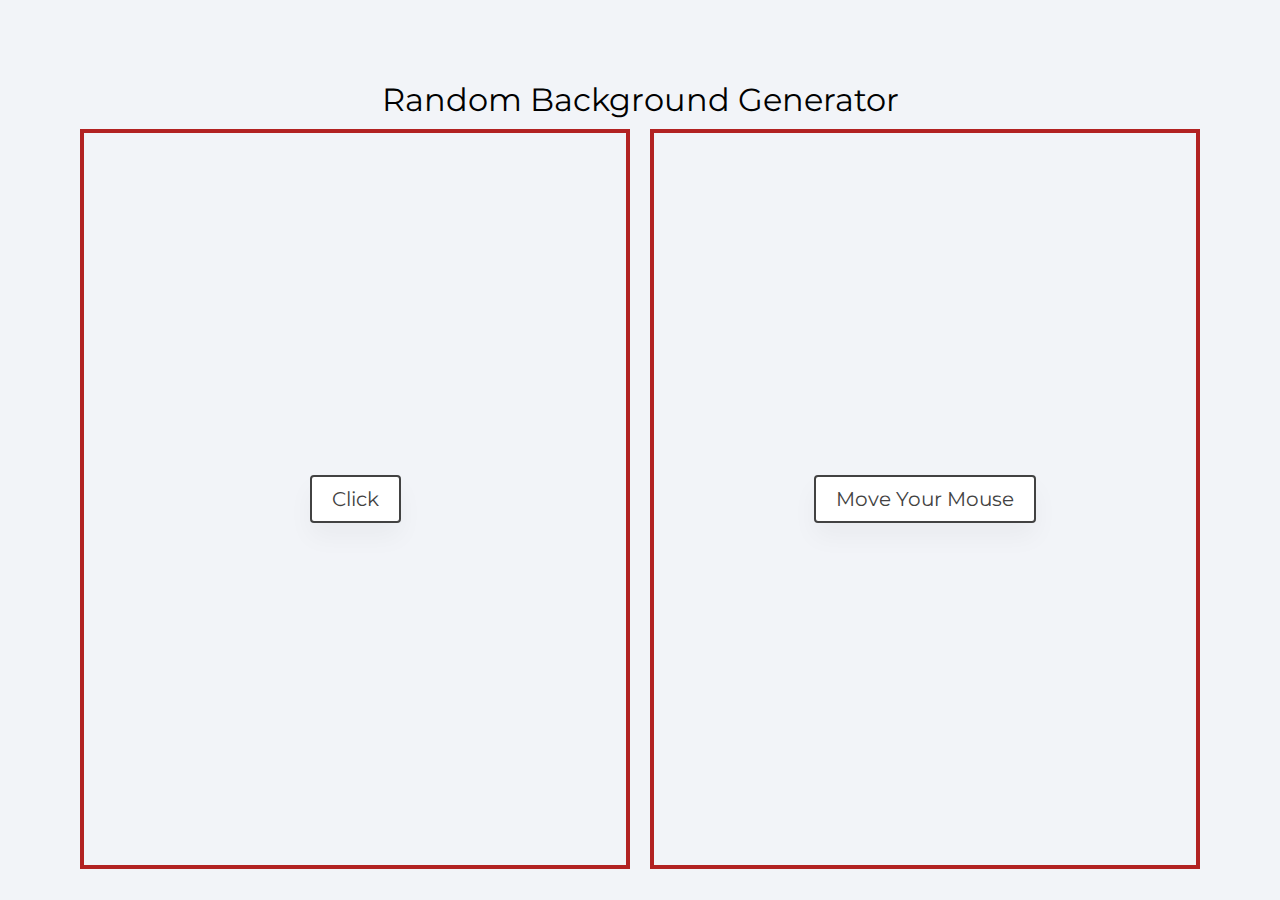
<file: block-BJaaek/code/index.html>
<!DOCTYPE html>
<html lang="en">
  <head>
    <meta charset="UTF-8" />
    <meta name="viewport" content="width=device-width, initial-scale=1.0" />
    <title>
      Random Background Generator
    </title>
    <link
      href="https://fonts.googleapis.com/css2?family=Montserrat:wght@200;400&display=swap"
      rel="stylesheet"
    />
    <link rel="stylesheet" href="style.css" />
  </head>
  <body>
    <div class="container">
      <h1>Random Background Generator</h1>
      <div class="boxes">
        <div class="box first">
          <div class="text">
            <p class="banner">
              Click
            </p>
          </div>
        </div>
        <div class="box second">
          <div class="text">
            <p class="banner">
              Move Your Mouse
            </p>
          </div>
        </div>
      </div>
    </div>
    <script src="./script.js"></script>
  </body>
</html>
</file>
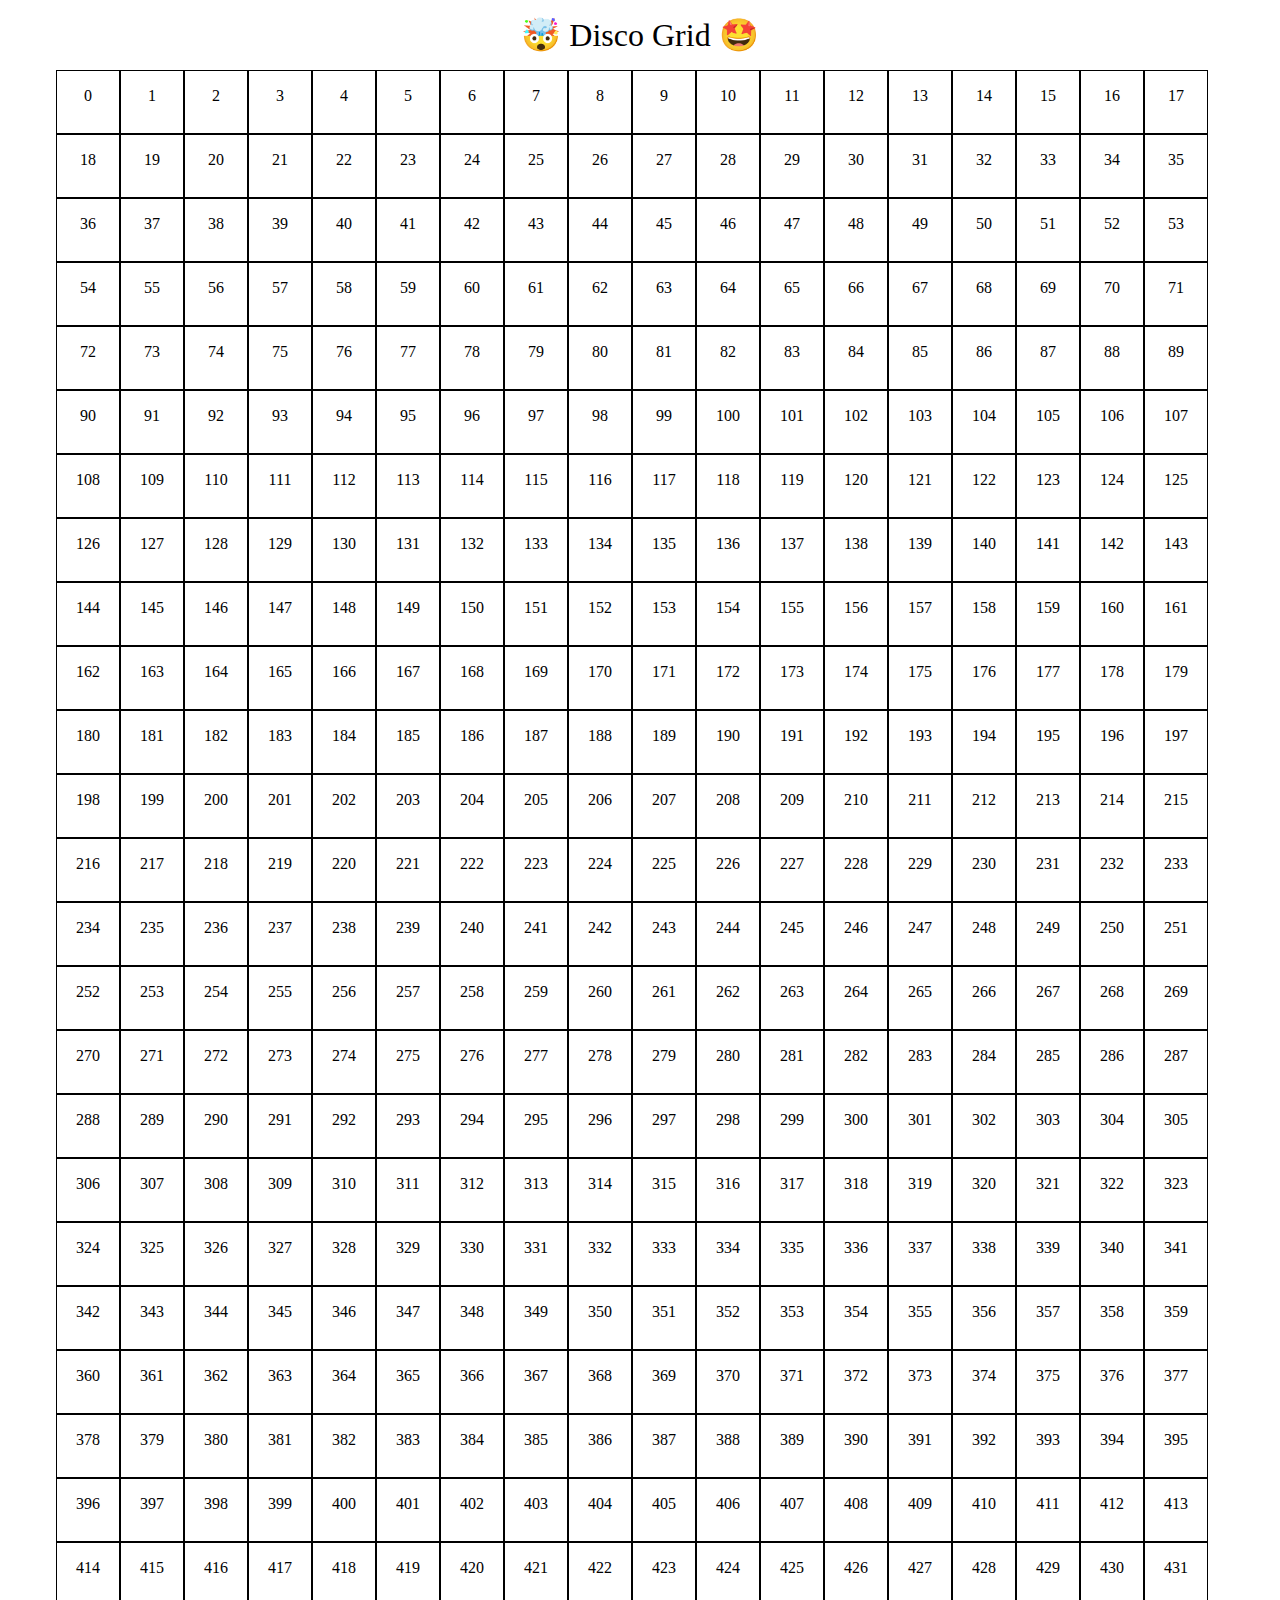
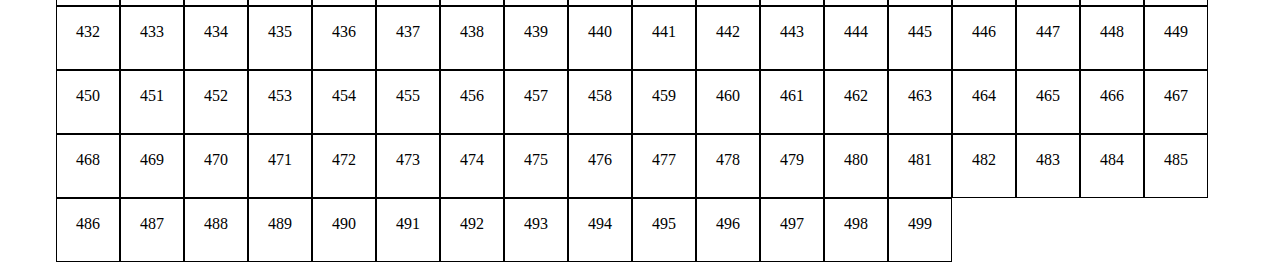
<file: block-BJaael/code/index.html>
<!DOCTYPE html>
<html lang="en">
  <head>
    <meta charset="UTF-8" />
    <meta name="viewport" content="width=device-width, initial-scale=1.0" />
    <title>🤯 Disco Grid 🤩</title>
    <link
      href="https://fonts.googleapis.com/css2?family=Montserrat:wght@200;400&display=swap"
      rel="stylesheet"
    />
    <link rel="stylesheet" href="style.css" />
  </head>
  <body>
    <h1 class="heading">🤯 Disco Grid 🤩</h1>
    <main class = "flex container">

    </main>
    <script src="./script.js"></script>
  </body>
</html>
</file>
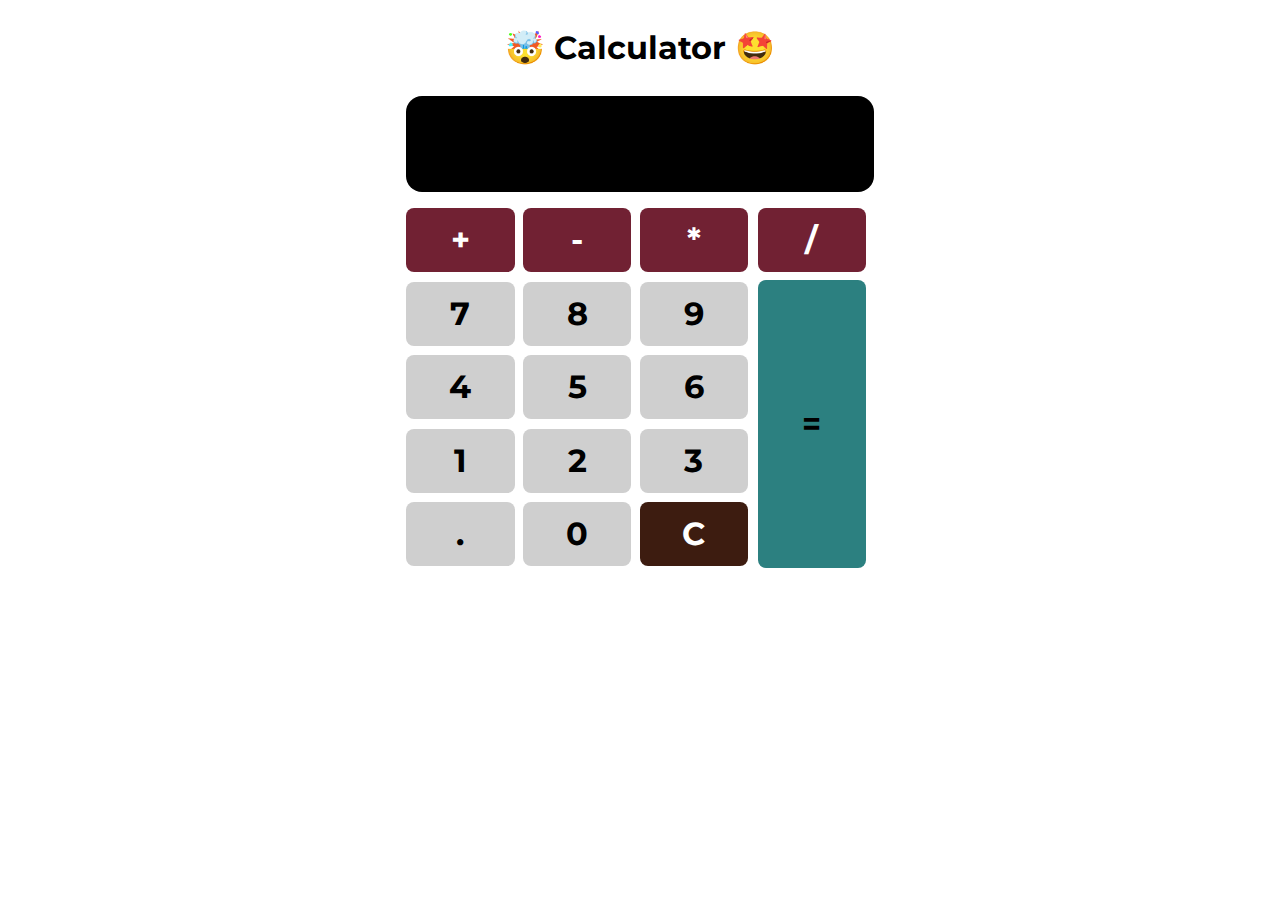
<file: block-BJaaeo/code/index.html>
<!DOCTYPE html>
<html lang="en">
  <head>
    <meta charset="UTF-8" />
    <meta name="viewport" content="width=device-width, initial-scale=1.0" />
    <title>Calculator</title>
    <link
      href="https://fonts.googleapis.com/css2?family=Montserrat:wght@200;400&display=swap"
      rel="stylesheet"
    />
    <link rel="stylesheet" href="style.css" />
  </head>
  <body>
    <header>
    <h1>🤯 Calculator 🤩</h1>
    </header>
    <main>
    <div class="frame container">
      <div class="display">
       
      </div>
      <div class="keys flex">
        <div class="left flex flex-74">
        <div class="btn operation" data-content=" + ">+</div>
        <div class="btn operation" data-content=" - ">-</div>
        <div class="btn operation" data-content=" * ">*</div>

        <div class="btn number" data-content="7">7</div>
        <div class="btn number" data-content="8">8</div>
        <div class="btn number" data-content="9">9</div>
        <div class="btn number" data-content="4">4</div>
        <div class="btn number" data-content="5">5</div>
        <div class="btn number" data-content="6">6</div>
        <div class="btn number" data-content="1">1</div>
        <div class="btn number" data-content="2">2</div>
        <div class="btn number" data-content="3">3</div>
        <div class="btn number" data-content=".">.</div>
        <div class="btn number" data-content="0">0</div>
        <div class="btn clear" data-content="C">C</div>
        </div>
        <div class="right flex-24">
        <div class="btn operation" data-content=" / ">/</div>
        <div class="btn equal" data-content="=">=</div>
        </div>
      </div>
    </div>
  </main>
    <script src="./script.js"></script>
  </body>
</html>
</file>
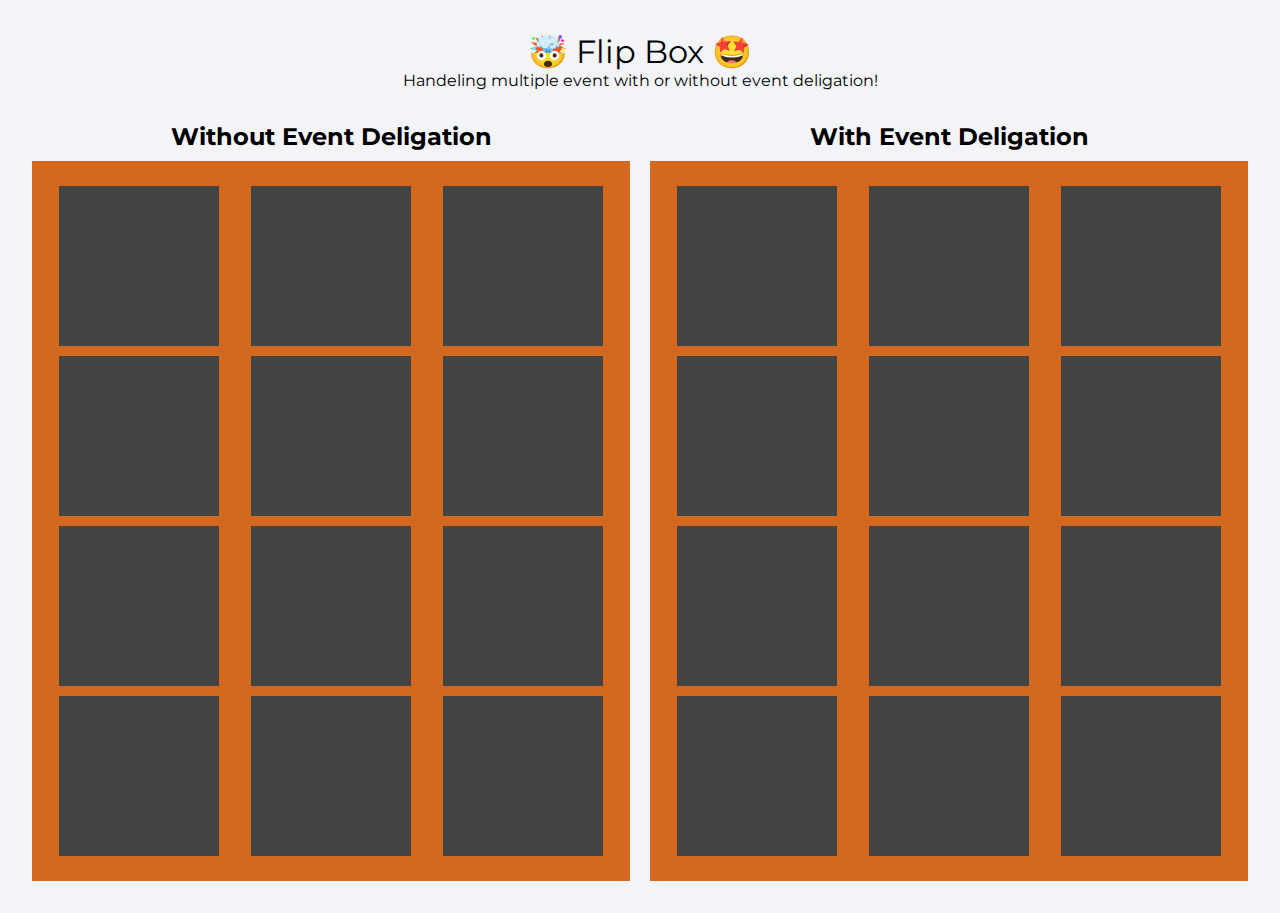
<file: block-BJaaep/code/index.html>
<!DOCTYPE html>
<html lang="en">
  <head>
    <meta charset="UTF-8" />
    <meta name="viewport" content="width=device-width, initial-scale=1.0" />
    <title>Flip Box</title>
    <link
      href="https://fonts.googleapis.com/css2?family=Montserrat:wght@200;400&display=swap"
      rel="stylesheet"
    />
    <link rel="stylesheet" href="style.css" />
  </head>
  <body>
    <h1 class="heading">🤯 Flip Box 🤩</h1>
    <p>Handeling multiple event with or without event deligation!</p>
    <div class="container">
      <div class="wrapper">
        <h2>Without Event Deligation</h2>
        <ul class="boxes">
          <li class="box"></li>
          <li class="box"></li>
          <li class="box"></li>
          <li class="box"></li>
          <li class="box"></li>
          <li class="box"></li>
          <li class="box"></li>
          <li class="box"></li>
          <li class="box"></li>
          <li class="box"></li>
          <li class="box"></li>
          <li class="box"></li>
        </ul>
      </div>
      <div class="wrapper">
        <h2>With Event Deligation</h2>
        <ul class="boxes">
          <li class="box"></li>
          <li class="box"></li>
          <li class="box"></li>
          <li class="box"></li>
          <li class="box"></li>
          <li class="box"></li>
          <li class="box"></li>
          <li class="box"></li>
          <li class="box"></li>
          <li class="box"></li>
          <li class="box"></li>
          <li class="box"></li>
        </ul>
      </div>
    </div>
    <script src="./script.js"></script>
  </body>
</html>
</file>
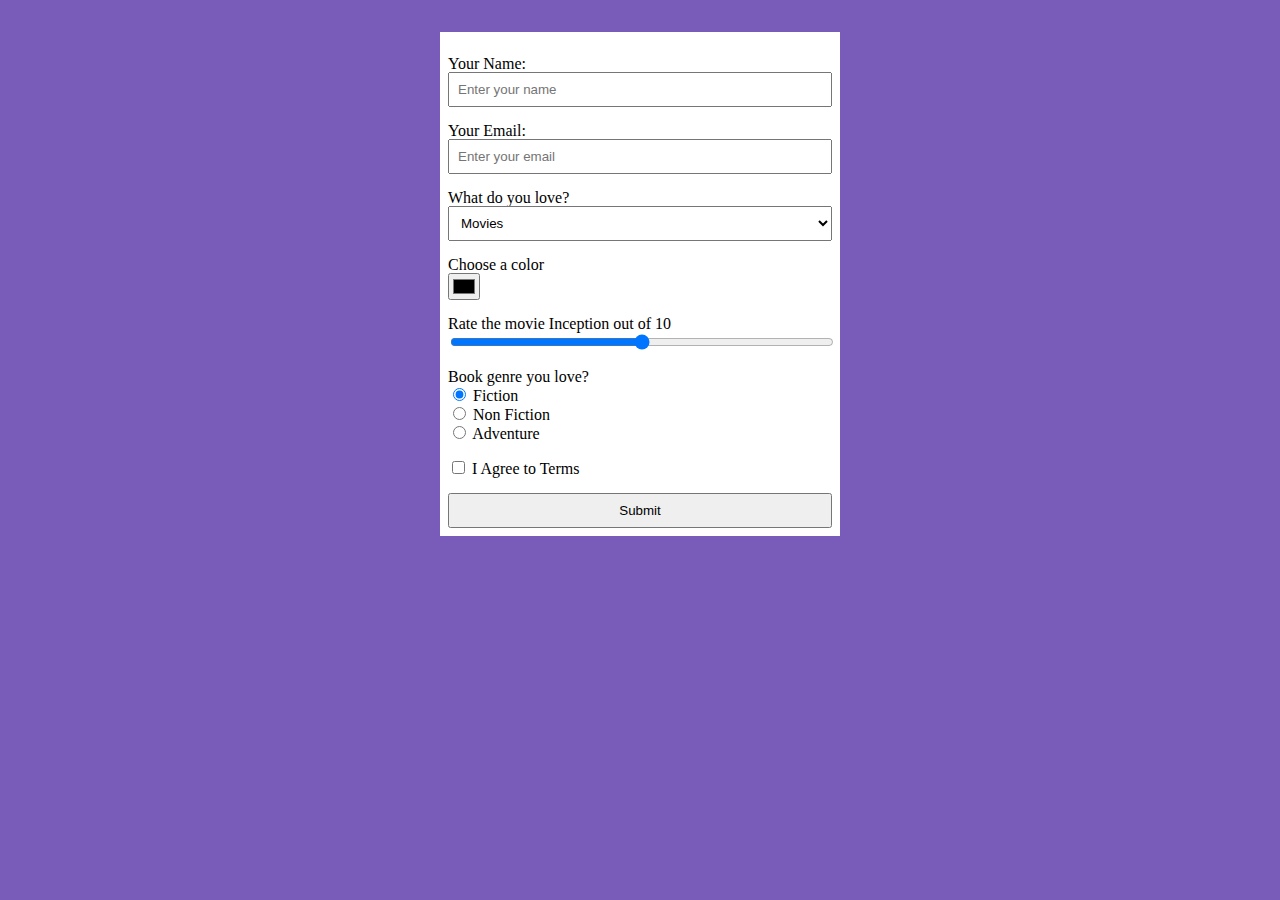
<file: block-BJaaer/code/index.html>
<!DOCTYPE html>
<html lang="en">
  <head>
    <meta charset="UTF-8" />
    <meta name="viewport" content="width=device-width, initial-scale=1.0" />
    <link rel="stylesheet" href="style.css" />
    <title>Handeling Forms 👇</title>
  </head>
  <body>
    <div>
      <form class="container">
        <div class="form-control">
          <label for="name">Your Name:</label>
          <input
            id="name"
            class="text"
            type="text"
            name="text"
            placeholder="Enter your name"
          />
        </div>
        <div class="form-control">
          <label for="email">Your Email:</label>
          <input
            id="email"
            class="text"
            type="text"
            name="email"
            placeholder="Enter your email"
          />
        </div>
        <div class="form-control">
          <label for="movies">What do you love?</label>
          <select id="gender" name="gender">
            <option value="movies">Movies</option>
            <option value="series">Series</option>
            <option value="others">Others</option>
          </select>
        </div>

        <div class="form-control">
          <label for="color">Choose a color</label>
          <input
            id="color"
            type="color"
            name="color"
          />
        </div>
        <div class="form-control">
          <label for="range"> Rate the movie Inception out of 10 </label>
          <input
            id="range"
            type="range"
            max="10"
            step="1"
            name="rate"
            placeholder="Enter your email"
          />
        </div>
        <div class="form-control">
          <label>Book genre you love?</label>

          <div>
            <input
              type="radio"
              class="radio"
              id="fiction"
              name="book"
              value="fiction"
              checked
            />
            <label for="fiction">Fiction</label>
          </div>

          <div>
            <input
              type="radio"
              class="radio"
              id="non-fiction"
              name="drone"
              value="non-fiction"
            />
            <label for="non-fiction">Non Fiction</label>
          </div>

          <div>
            <input type="radio" 
            class="radio"
            id="adventure" name="drone" value="adventure" />
            <label for="adventure">Adventure</label>
          </div>
        </div>
        <div class="form-control terms">
          <input type="checkbox" class="checkbox"
          id="terms" name="terms" />
          <label for="terms">I Agree to Terms</label>
        </div>
        <button type="submit">Submit</button>
      </form>
    </div>

    <div class="modal container">
      <h1>Hello <span class="modal-name"></span></h1>
      <p>
      Email: <span class="modal-email"></span>
      </p>
      <p>
      You Love: <span class="modal-youlove"></span>
      </p>
      <p>
       Color: <span class="modal-color"></span>
      </p>
      <p>
        Rating: <span class="modal-rating"></span>
      </p>
      <p>
        Book Genre: <span class="modal-book"></span>
      </p>
      <p class = modal-terms>
        👉You <span class="modal-agree"></span> to Terms and Conditions
      </p>
      <div class = "close">Close</div>
    </div>
    
    <script src="./script.js"></script>
  </body>
</html>
</file>
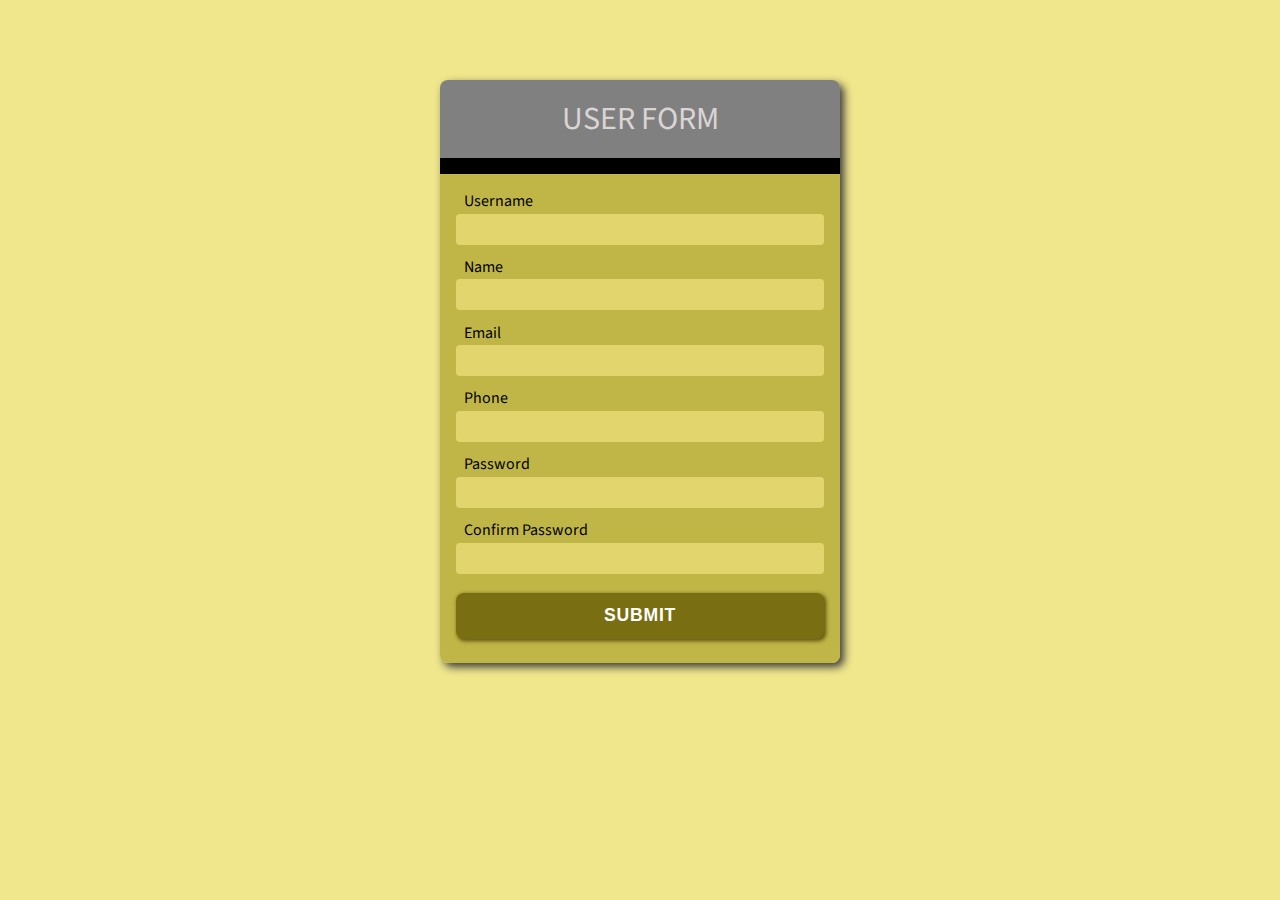
<file: block-BJaaes/code/index.html>
<!DOCTYPE html>
<html lang="en">
  <head>
    <meta charset="UTF-8" />
    <meta name="viewport" content="width=device-width, initial-scale=1.0" />
    <link rel="stylesheet" href="style.css" />
    <title>Form Validation 👇</title>
    <link rel="preconnect" href="https://fonts.gstatic.com">
    <link href="https://fonts.googleapis.com/css2?family=Source+Sans+Pro:wght@400;700&display=swap" rel="stylesheet"> 
  </head>
  <body>
    <main class="container">
      <header>
        <h1> User Form </h1>
      </header>
      
      <form>
       <div class="form-control">
         <label for="username">Username</label>
         <input type="text" id="username" name="username">
         <small></small>
       </div>
       <div class="form-control">
        <label for="name">Name</label>
        <input type="text" id="name" name="name">
        <small></small>
      </div>
      <div class="form-control">
        <label for="email">Email</label>
        <input type="email" id="email" name="email">
        <small></small>
      </div>
      <div class="form-control">
        <label for="phone">Phone</label>
        <input type="text" id="phone" name="phone">
        <small></small>
      </div>
      <div class="form-control">
        <label for="password">Password</label>
        <input type="password" id="password" name="password">
        <small></small>
      </div>
      <div class="form-control">
        <label for="confirm-password">Confirm Password</label>
        <input type="password" id="confirm-password" name="confirmpassword">
        <small></small>
      </div>
      <button class="submit">Submit</button>
      </form>     
    </main>   
    <script src="./script.js"></script>
  </body>
</html>
</file>
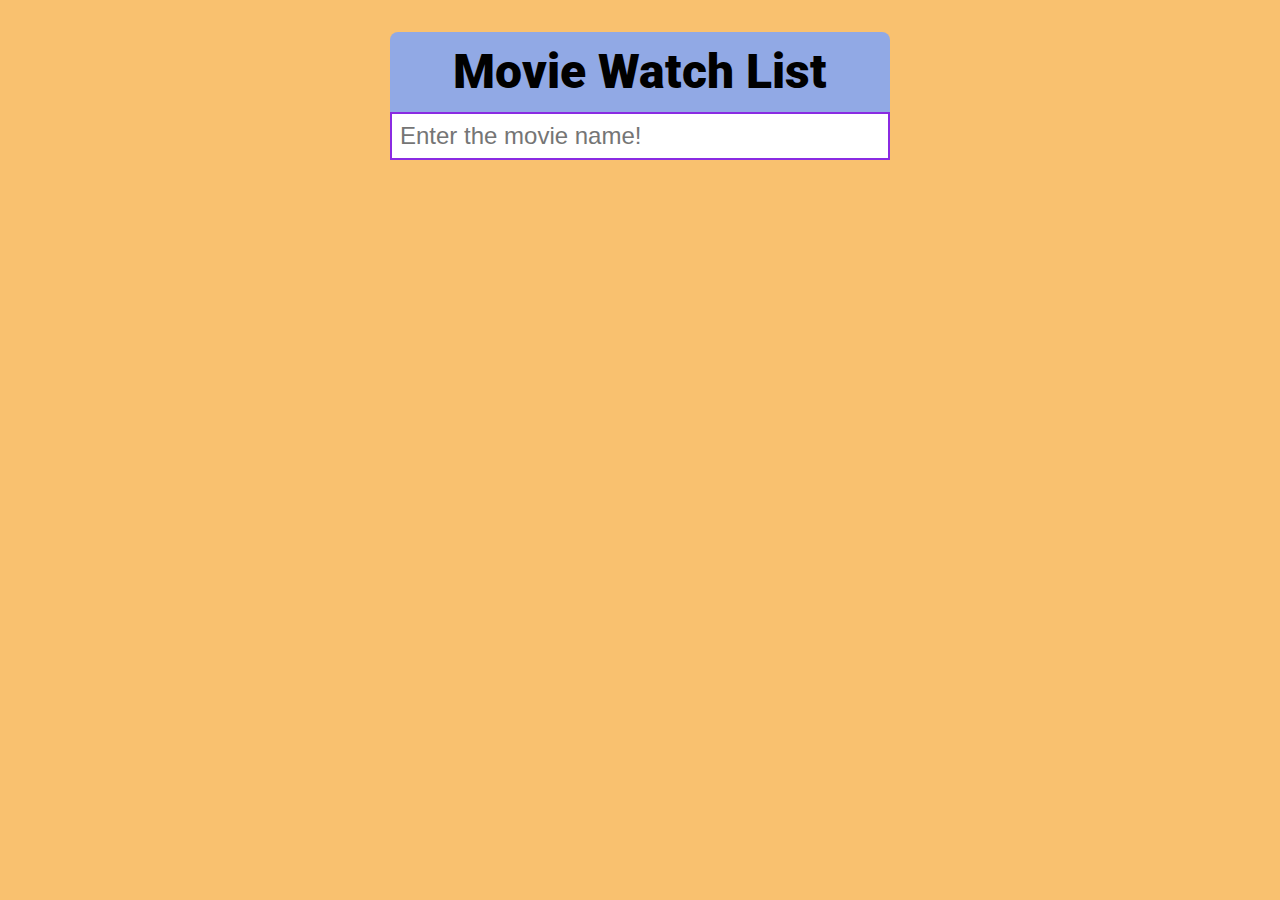
<file: block-BJaaet/code/index.html>
<!DOCTYPE html>
<html lang="en">
  <head>
    <meta charset="UTF-8" />
    <meta name="viewport" content="width=device-width, initial-scale=1.0" />
    <title>Movie Watch List</title>
    <!-- Font Style -->
    <link rel="preconnect" href="https://fonts.gstatic.com">
    <link href="https://fonts.googleapis.com/css2?family=Roboto:wght@400;700;900&display=swap" rel="stylesheet">
    <!-- Stylesheet -->
    <link rel="stylesheet" href="./style.css" class="rel">
  </head>
  <body>
    <main class="container">
      <header>
        <h1>Movie Watch List</h1>
      </header>
      <form>
        <input type="text" name="text" placeholder="Enter the movie name!" class="text" />
      </form>
    </main>
    <script src="./script.js"></script>
  </body>
</html>
</file>
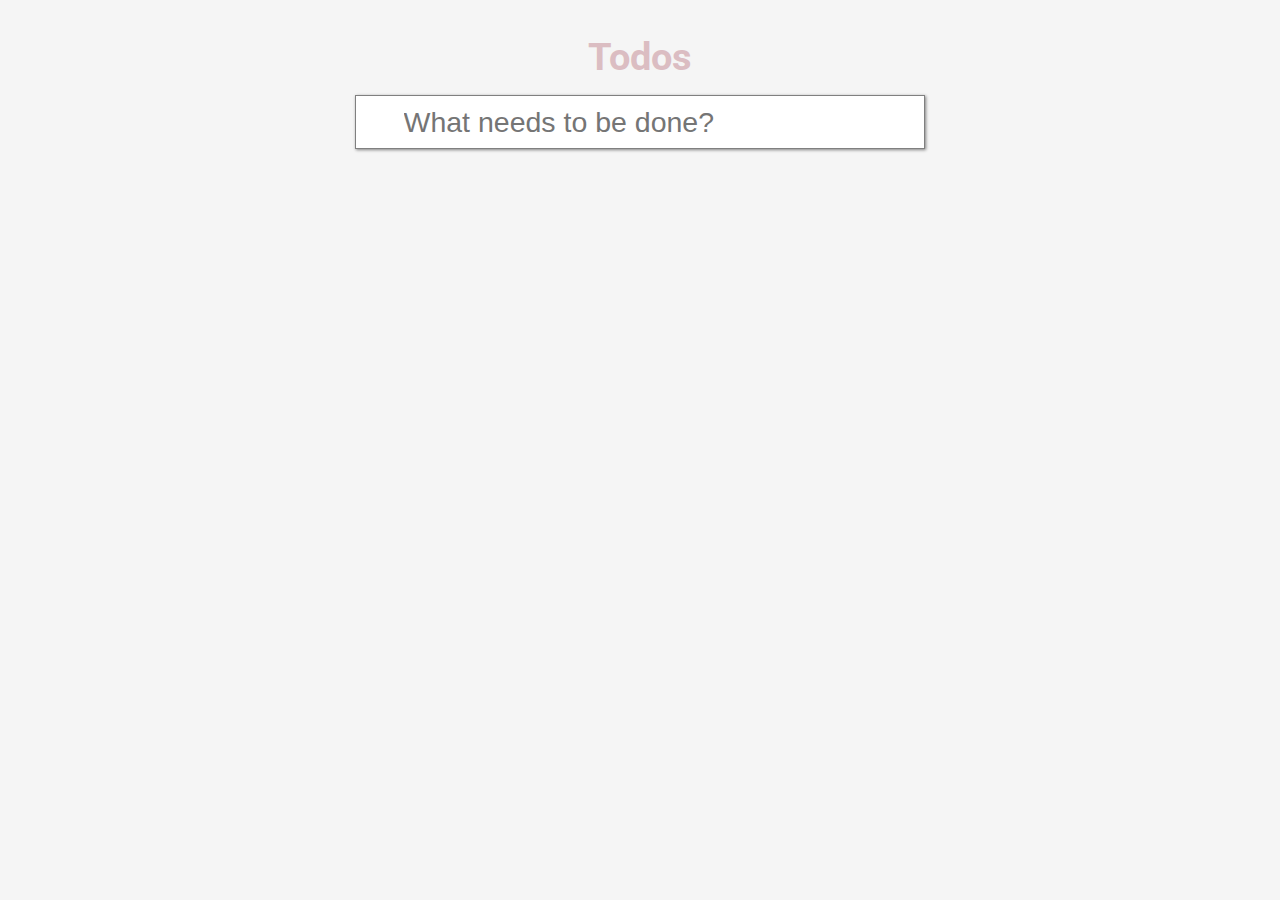
<file: block-BJaaev/code/index.html>
<!DOCTYPE html>
<html lang="en">

<head>
  <meta charset="UTF-8" />
  <meta name="viewport" content="width=device-width, initial-scale=1.0" />
  <title>TODO Application</title>
  <link rel="stylesheet" href="style.css" />
  <!-- Font Family -->
  <link rel="preconnect" href="https://fonts.gstatic.com">
  <link href="https://fonts.googleapis.com/css2?family=Roboto:wght@400;700;900&display=swap" rel="stylesheet">
  <!-- Font Awesome -->
  <link rel="stylesheet" href="https://use.fontawesome.com/releases/v5.15.1/css/all.css"
    integrity="sha384-vp86vTRFVJgpjF9jiIGPEEqYqlDwgyBgEF109VFjmqGmIY/Y4HV4d3Gp2irVfcrp" crossorigin="anonymous">
</head>

<body>
  <header>
    <h1 class="main-heading">
      Todos
    </h1>
  </header>
  <main class="container">
    <div class="head">
      <span class="arrow"><i class="fas fa-chevron-down"></i></span>
      <input type="text" class="text" name="text" placeholder="What needs to be done?">
    </div>
    <ul>
      <span></span>
    </ul>
    <div class="action">
      <div class="flex">
        <div class="number"></div>
        <div class="status">
          <span class="all">All</span>
          <span class="active">Active</span>
          <span class="completed">Completed</span>
        </div>
        <div class="clear-completed">Clear completed</div>
      </div>
    </div>

    <div class="middle"></div>
    <div class="last"></div>

  </main>
  <script src="./script.js"></script>
</body>

</html>
</file>
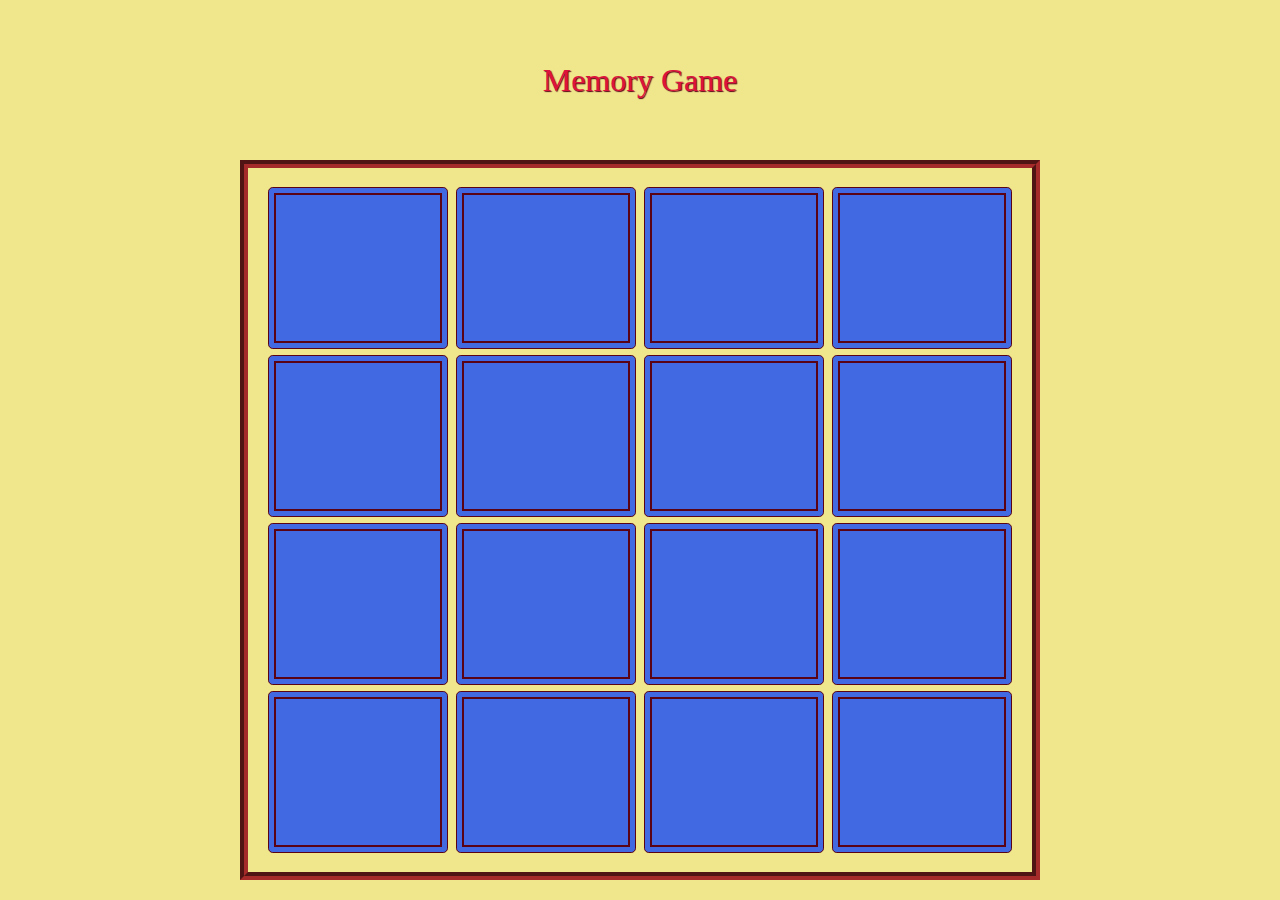
<file: block-BJaaex/code/index.html>
<!DOCTYPE html>
<html lang="en">
  <head>
    <meta charset="UTF-8" />
    <meta name="viewport" content="width=device-width, initial-scale=1.0" />
    <title>Memory Game</title>
    <link rel="stylesheet" href="./style.css" class="rel">
  </head>
  <body>
    <header class = "main-heading"> 
      <h1>
        Memory Game
      </h1>
    </header>
    <main id = "game">
         <div class="card-frame flex flex-wrap">
             <div class="modal hide">
               Game Over
             </div>
         </div>
    </main>
    <script src="./data.js"></script>
    <script src="./script.js"></script>
    
  </body>
</html>
</file>
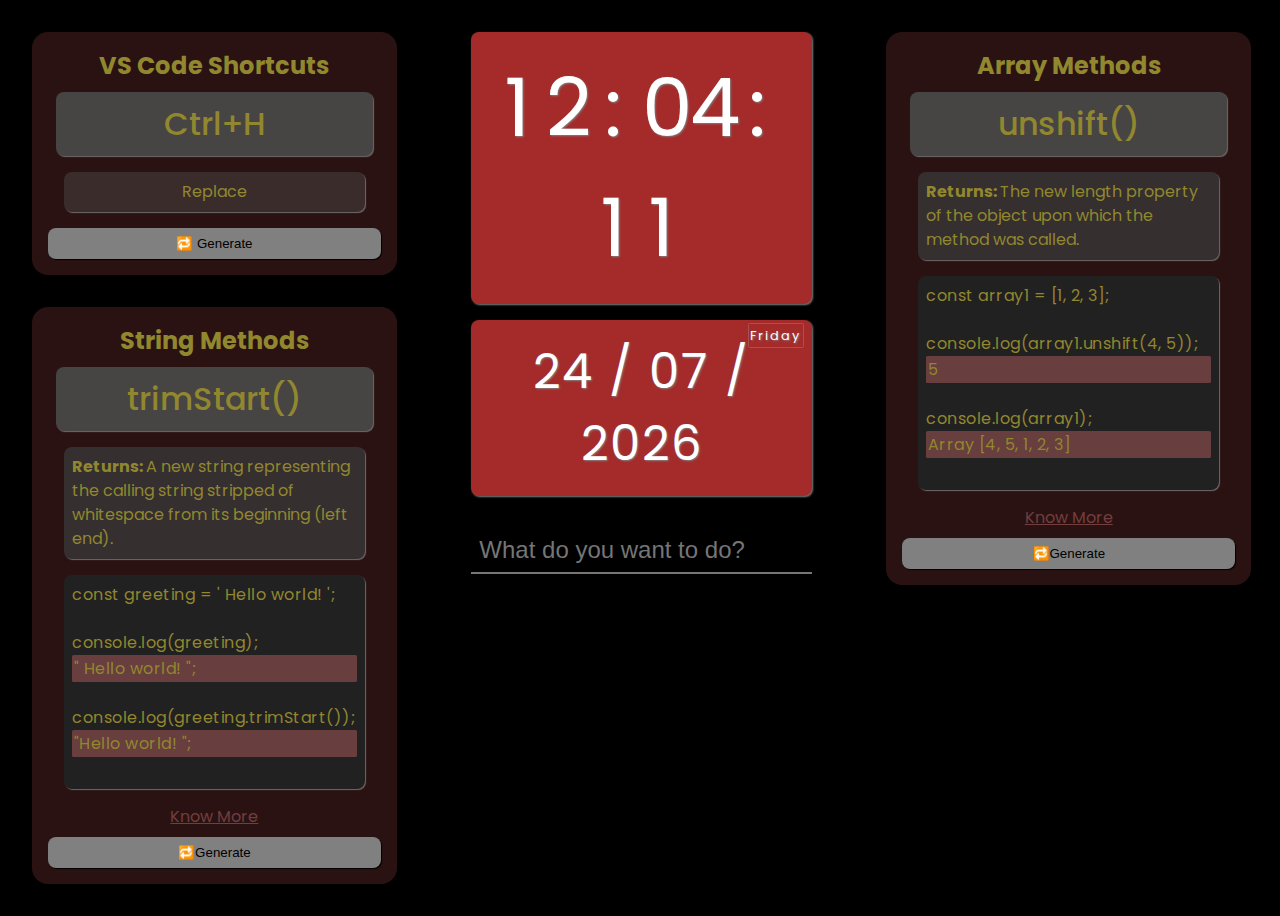
<file: block-BJaafa/code/index.html>
<!DOCTYPE html>
<html lang="en">
  <head>
    <meta charset="UTF-8" />
    <meta name="viewport" content="width=device-width, initial-scale=1.0" />
    <title>Chrome Extension</title>
    <!-- Stylesheet -->
    <link rel="stylesheet" href="style.css" />
    <!-- Font Style -->
    <link rel="preconnect" href="https://fonts.gstatic.com">
    <link href="https://fonts.googleapis.com/css2?family=Poppins:wght@400;500;700&display=swap" rel="stylesheet">
  </head>
  <body>
    <div class="flex container">
    <aside class="left flex-30">
      <section class="vscode">
        <h2 class="heading-section">VS Code Shortcuts</h2>  

      </section>
      <section class="string">
       
      </section>

    </aside>
    <main class="flex-33">

    </main>
    <aside class="right flex-30">
      <section class="array">
        
      </section>  
    </aside>
  </div>
    <script src="./data.js"></script>
    <script src="./script.js"></script>
    <script src="./todo.js"></script>
  </body>
</html>
</file>
<file: block-BJaaek/code/style.css>
html {
  box-sizing: border-box;
  font-size: 16px;
}

*,
*:before,
*:after {
  box-sizing: inherit;
}

body,
h1,
h2,
h3,
h4,
h5,
h6,
p,
ol,
ul {
  margin: 0;
  padding: 0;
  font-weight: normal;
}

ol,
ul {
  list-style: none;
}

img {
  max-width: 100%;
  height: auto;
}

body {
  background: #f2f4f8;
  height: 100%;
  font-family: "Montserrat", sans-serif;
  width: 100vw;
  height: 100vh;
}

.container {
  text-align: center;
  height: 100%;
  max-width: 1280px;
  padding: 5rem;
  margin: 0 auto;
}
h1 {
  padding-bottom: 10px;
}

.banner {
  display: inline-block;
  color: #424242;
  font-size: 20px;
  text-decoration: none;
  text-align: center;
  margin: 20px auto;
  padding: 10px 20px;
  background: white;
  border-radius: 4px;
  min-width: 24px;
  font-size: 20px;
  box-shadow: 0 14px 26px rgba(0, 0, 0, 0.04);
  border: 2px solid;
}

.boxes {
  display: flex;
  justify-content: center;
  align-items: center;
  width: 100%;
  height: 100%;
}
.box {
  border: 4px solid firebrick;
  height: 100%;
  width: 50%;
}
.text {
  height: 100%;
  display: flex;
  justify-content: center;
  align-items: center;
}

.first {
  margin-right: 20px;
}
</file>
<file: block-BJaael/code/style.css>
html {
  box-sizing: border-box;
  font-size: 16px;
}

*,
*:before,
*:after {
  box-sizing: inherit;
}

body,
h1,
h2,
h3,
h4,
h5,
h6,
p,
ol,
ul {
  margin: 0;
  padding: 0;
  font-weight: normal;
}

ol,
ul {
  list-style: none;
}

img {
  max-width: 100%;
  height: auto;
}
.heading {
  text-align: center;
  margin: 1rem 0;
}
.flex {
  display: flex;
  flex-wrap: wrap;
}
.container{
  width: 1200px;
  margin: 0 auto;
  padding: 0 1rem;
}
.box {
  height: 4rem;
  width: 4rem;
  border: 1px solid black;
  text-align: center;
  padding: 1rem;
}
</file>
<file: block-BJaaep/code/style.css>
html {
  box-sizing: border-box;
  font-size: 16px;
}

*,
*:before,
*:after {
  box-sizing: inherit;
}

body,
h1,
h2,
h3,
h4,
h5,
h6,
p,
ol,
ul {
  margin: 0;
  padding: 0;
  font-weight: normal;
}

ol,
ul {
  list-style: none;
}

img {
  max-width: 100%;
  height: auto;
}

body {
  background: #f2f4f8;
  font-family: 'Montserrat', sans-serif;
  text-align: center;
}

.container {
  text-align: center;
  max-width: 1280px;
  padding: 2rem;
  margin: 0 auto;
  display: flex;
}

.banner {
  display: inline-block;
  color: #424242;
  font-size: 20px;
  text-decoration: none;
  text-align: center;
  margin: 20px auto;
  padding: 10px 20px;
  background: white;
  border-radius: 4px;
  min-width: 24px;
  font-size: 20px;
  box-shadow: 0 14px 26px rgba(0, 0, 0, 0.04);
  border: 2px solid;
}
.wrapper {
  max-width: 50%;
  margin: 0 auto;
}

.boxes {
  display: flex;
  flex-wrap: wrap;
  justify-content: space-evenly;
  background-color: chocolate;
  color: #444;
  padding: 20px 0;
}

.wrapper:first-child {
  margin-right: 20px;
}

.box {
  margin: 5px;
  background-color: #444;
  background-size: contain;
  background-repeat: no-repeat;
  background-position: center center;
  height: 160px;
  width: 160px;
  display: flex;
  justify-content: center;
  align-items: center;
  font-size: 4rem;
  font-weight: bold;
  color: white;
  cursor: pointer;
}
.text {
  height: 100%;
  display: flex;
  justify-content: center;
  align-items: center;
}

.first {
  margin-right: 20px;
}

h2 {
  font-weight: bolder;
  padding-bottom: 10px;
}

.heading {
  text-align: center;
  margin-top: 2rem;
}
</file>
<file: block-BJaaeo/code/style.css>
/* http://meyerweb.com/eric/tools/css/reset/ 
   v2.0 | 20110126
   License: none (public domain)
*/

html, body, div, span, applet, object, iframe,
h1, h2, h3, h4, h5, h6, p, blockquote, pre,
a, abbr, acronym, address, big, cite, code,
del, dfn, em, img, ins, kbd, q, s, samp,
small, strike, strong, sub, sup, tt, var,
b, u, i, center,
dl, dt, dd, ol, ul, li,
fieldset, form, label, legend,
table, caption, tbody, tfoot, thead, tr, th, td,
article, aside, canvas, details, embed, 
figure, figcaption, footer, header, hgroup, 
menu, nav, output, ruby, section, summary,
time, mark, audio, video {
    margin: 0;
    padding: 0;
    border: 0;
    font-size: 100%;
    font: inherit;
    vertical-align: baseline;
}
/* HTML5 display-role reset for older browsers */
article, aside, details, figcaption, figure, 
footer, header, hgroup, menu, nav, section {
    display: block;
}
body {
    line-height: 1;
}
ol, ul {
    list-style: none;
}
blockquote, q {
    quotes: none;
}
blockquote:before, blockquote:after,
q:before, q:after {
    content: '';
    content: none;
}
table {
    border-collapse: collapse;
    border-spacing: 0;
}

/*************************** Custom Styles begins here ********************/
html {
    font-size: 16px;
}
*,
*::before,
*::after{
    box-sizing: border-box;
}
body {
    font-family: 'Montserrat', sans-serif;
}
.container{
    max-width: 500px;
    min-width: 500px;
    width: 100%;
    margin: 0 auto;
    padding: 0 1rem;
}

/* ********************* Flex ****************************** */
.flex {
  display: flex;
  justify-content: space-between;
  /* align-items: center; */
  flex-wrap: wrap;
}
.flex-74 {
    flex: 0 1 74.8%;
}
.flex-24{
    flex: 0 1 24.8%;
}
/* *************************** Heading **************************** */
h1 {
    font-size: 2rem;
    font-weight: 700;
    text-align: center;
    margin: 2rem;
}
/* ************************ Main ************************************* */
.display {
    width: 100%;
    height: 6rem;
    background-color: #000;
    border-radius: 1rem;
    color: #fff;
    margin-bottom: 1rem;
    font-size: 3rem;
    text-align: right;
    padding: 1.5rem;
    font-weight: 700;
}
.btn {
    flex: 0 1 31%;
    height: 4rem;
    margin-bottom: 0.5rem;
    margin-right: 0.5rem;  
    display: flex;
    justify-content: center;
    align-items: center;  
    font-size: 2rem;
    font-weight: 700;
    border-radius: 0.5rem;
}
.operation {
    background-color: #712133 ;
    color: #fff;
}
.number {
    background-color: #CFCFCF ;
}
.equal {
    background-color: #2C8080;
    height: 18rem;
}
.clear {
    background-color: #3D1C10;
    color: #fff;
}
</file>
<file: block-BJaaer/code/style.css>
/* http://meyerweb.com/eric/tools/css/reset/ 
   v2.0 | 20110126
   License: none (public domain)
*/

html, body, div, span, applet, object, iframe,
h1, h2, h3, h4, h5, h6, p, blockquote, pre,
a, abbr, acronym, address, big, cite, code,
del, dfn, em, img, ins, kbd, q, s, samp,
small, strike, strong, sub, sup, tt, var,
b, u, i, center,
dl, dt, dd, ol, ul, li,
fieldset, form, label, legend,
table, caption, tbody, tfoot, thead, tr, th, td,
article, aside, canvas, details, embed, 
figure, figcaption, footer, header, hgroup, 
menu, nav, output, ruby, section, summary,
time, mark, audio, video {
  margin: 0;
  padding: 0;
  border: 0;
  font-size: 100%;
  font: inherit;
  vertical-align: baseline;
}
/* HTML5 display-role reset for older browsers */
article, aside, details, figcaption, figure, 
footer, header, hgroup, menu, nav, section {
  display: block;
}
body {
  line-height: 1;
}
ol, ul {
  list-style: none;
}
blockquote, q {
  quotes: none;
}
blockquote:before, blockquote:after,
q:before, q:after {
  content: '';
  content: none;
}
table {
  border-collapse: collapse;
  border-spacing: 0;
}

/*************************** Custom Styles begins here ********************/
html {
  font-size: 16px;
}
*,
*::before,
*::after {
  box-sizing: border-box;
}
.container {
  max-width: 400px;
  background-color: #fff;
  margin: 2rem auto;
  padding: 0.5rem; 
}
body {
  background-color: #795BB9;
  position: relative;
}
input, label, button, select {
  width: 100%;
}
.radio,.checkbox {
  width: auto;
}
button {
  padding: 0.5rem;
}
.form-control {
  margin: 1rem 0;
}
.text, select {
  padding: 0.5rem;
}
#color {
  width: 2rem;
  display: block;
}

/* ****************************** Modal ************************************** */
.modal {
  position : absolute;
  width: 100%;
  top: 5rem;
  left: 16rem;
  display: none;
}
.modal-terms {
  text-decoration: underline;
}
h1 {
 font-size: 2rem;
 font-weight: 700;
}
p, h1 {
  margin: 1rem;
}
.close {
  position: absolute;
  top: 1rem;
  right: 1rem;
  color: grey;
  font-size: 0.9rem;
  font-weight: 600;
}
</file>
<file: block-BJaaes/code/style.css>
/* CSS Reset */

html {
  box-sizing: border-box;
  font-size: 16px;
}

*,
*:before,
*:after {
  box-sizing: inherit;
}

body,
h1,
h2,
h3,
h4,
h5,
h6,
p,
ol,
ul {
  margin: 0;
  padding: 0;
  font-weight: normal;
}

ol,
ul {
  list-style: none;
}

img {
  max-width: 100%;
  height: auto;
}

/***************************** Custom Styles *************************/
html {
  font-size: 16px;
}
body {
  background-color: khaki;
  font-family: 'Source Sans Pro', sans-serif;
}
*,
*::before,
*::after {
  box-sizing: border-box;
}
.container{
 max-width: 400px;
 width: 100%;
 margin: 5rem auto;
 box-shadow: 0.25rem 0.25rem 0.5rem  rgb(59, 58, 58);
 border-radius: 0.5rem;
}
/********************************** Header ***************************/
header {
  background-color: grey;
  text-align: center;
  border-top-left-radius: 0.5rem;
  border-top-right-radius: 0.5rem;
  padding: 1rem;
  border-bottom: 1rem solid black;
  color: rgb(218, 212, 212);
  text-transform: uppercase;
}
/********************************** Form *****************************/

form {
  background: rgb(192, 182, 71);
  padding: 1rem;
  border-bottom-left-radius: 0.5rem;
  border-bottom-right-radius: 0.5rem;
}
.form-control {
  margin-bottom: 0.7rem;
}
label, input {
  width: 100%;
  padding:0.5rem;
}
input{
  margin-top: 0.1rem;
  outline: none;
  border: none;
  background-color: rgb(226, 213, 110);
  border-radius: 0.25rem;
}
small {
  font-size: 0.9rem;
  color: red;
}
button {
  width: 100%;
  border: none;
  background-color: rgb(121, 110, 17);
  color: white;
  padding: 0.8rem;
  font-weight: 700;
  font-size: 1.1rem;
  border-radius: 0.5rem;
  box-shadow: 0.1rem 0.1rem 0.25rem rgb(87, 79, 13);
  text-transform: uppercase;
  margin: 0.5rem 0;
  letter-spacing: 0.05rem;
  outline: none;
}

button:hover {
  background: rgb(75, 66, 1);
  color: khaki;
  
}
button:active {
  background-color: lightcoral;
}
small {
  color: red;
  font-size: 0.9rem;
  font-weight: 700;
}

.error {
  border: 2px solid red;
}

.success {
  border: 2px solid green; 
}
</file>
<file: block-BJaaet/code/style.css>
/* http://meyerweb.com/eric/tools/css/reset/ 
   v2.0 | 20110126
   License: none (public domain)
*/

html, body, div, span, applet, object, iframe,
h1, h2, h3, h4, h5, h6, p, blockquote, pre,
a, abbr, acronym, address, big, cite, code,
del, dfn, em, img, ins, kbd, q, s, samp,
small, strike, strong, sub, sup, tt, var,
b, u, i, center,
dl, dt, dd, ol, ul, li,
fieldset, form, label, legend,
table, caption, tbody, tfoot, thead, tr, th, td,
article, aside, canvas, details, embed, 
figure, figcaption, footer, header, hgroup, 
menu, nav, output, ruby, section, summary,
time, mark, audio, video {
    margin: 0;
    padding: 0;
    border: 0;
    font-size: 100%;
    font: inherit;
    vertical-align: baseline;
}
/* HTML5 display-role reset for older browsers */
article, aside, details, figcaption, figure, 
footer, header, hgroup, menu, nav, section {
    display: block;
}
body {
    line-height: 1;
}
ol, ul {
    list-style: none;
}
blockquote, q {
    quotes: none;
}
blockquote:before, blockquote:after,
q:before, q:after {
    content: '';
    content: none;
}
table {
    border-collapse: collapse;
    border-spacing: 0;
}

/*************************** Custom Styles begins here ********************/
html {
    font-size: 16px;
}
*,
*::before,
*::after {
    box-sizing: border-box;
}
body {
    background-color: #F9C16F;
    font-family: 'Roboto', sans-serif;
}
.container {
    max-width: 500px;
    width: 100%;
    background-color: #91A9E5; 
    margin: 2rem auto;   
    border-radius: 0.5rem;
}
h1 {
   font-size: 3rem;
   font-weight: 900;
   text-align: center;
   padding: 1rem;
   border-top-left-radius: 0.5rem;
   border-top-right-radius: 0.5rem;
}
.text {
    width: 100%;
    font-size: 1.5rem;
    border:2px solid blueviolet;
    padding: 0.5rem;
    outline: none;
}
.text:focus {
    border:2px solid blue;
}
.movie {
    padding: 1rem;
    border-top: 1px dashed brown;
    font-size: 1.5rem;
}
.cross {
    box-shadow: 1px 1px 2px black;
    display: inline-block;
    padding: 0.5rem;
    background-color: rgb(202, 193, 193);
    font-size: 0.5rem;
    cursor: pointer;
}
.flex {
    display:flex;
    justify-content: space-between;
    align-items: center;
}
</file>
<file: block-BJaaev/code/style.css>
/* http://meyerweb.com/eric/tools/css/reset/ 
   v2.0 | 20110126
   License: none (public domain)
*/

html, body, div, span, applet, object, iframe,
h1, h2, h3, h4, h5, h6, p, blockquote, pre,
a, abbr, acronym, address, big, cite, code,
del, dfn, em, img, ins, kbd, q, s, samp,
small, strike, strong, sub, sup, tt, var,
b, u, i, center,
dl, dt, dd, ol, ul, li,
fieldset, form, label, legend,
table, caption, tbody, tfoot, thead, tr, th, td,
article, aside, canvas, details, embed, 
figure, figcaption, footer, header, hgroup, 
menu, nav, output, ruby, section, summary,
time, mark, audio, video {
    margin: 0;
    padding: 0;
    border: 0;
    font-size: 100%;
    font: inherit;
    vertical-align: baseline;
}
/* HTML5 display-role reset for older browsers */
article, aside, details, figcaption, figure, 
footer, header, hgroup, menu, nav, section {
    display: block;
}
body {
    line-height: 1;
}
ol, ul {
    list-style: none;
}
blockquote, q {
    quotes: none;
}
blockquote:before, blockquote:after,
q:before, q:after {
    content: '';
    content: none;
}
table {
    border-collapse: collapse;
    border-spacing: 0;
}

/*************************** Custom Styles begins here ********************/
html {
    font-size: 19px;
}
body {
    background-color: #f5f5f5;
    font-family: 'Roboto', sans-serif;
}
*,
*::before,
*::after {
    box-sizing: border-box;
}

.container {
    max-width: 30rem;
    width: 100%;
    margin: 0 auto; 
    
}
.main-heading {
    font-size: 2rem;
    font-weight: 700;
    margin-bottom: 1rem;
    margin-top: 2rem;
    text-align: center;
    color: rgb(219, 189, 194);
}
.flex {
    display: flex;
    justify-content: space-between; 
    
}
.text {
    width: 88%;
    padding: 0.5rem;
    border: none;
    /* border: 1px solid grey; */
    font-size: 1.5rem;
    background-color: #fff;
    /* box-shadow: 1px 1px 3px grey; */
    outline: none;
}

ul{
    width:100%;
    background-color: #fff;
    box-shadow: 1px 1px 3px grey;
}

li {
  width: 100%;
  padding: 1rem;
  border-bottom:  1px solid grey;
}
.head {
    background-color: #fff;
    border: 1px solid grey;
    box-shadow: 1px 1px 3px grey;
}
.arrow {
    color: grey;
    margin: 0 1rem;
    background-color: #fff;
    font-size: 1.5rem;
    cursor: pointer;
}
.circle {
    width: 1.3rem;
    height: 1.3rem;
    border-radius: 50%;
    border: 1px solid grey;
    display: inline-block;
    margin-right: 1rem;
    vertical-align: middle;
    color: green;
    font-size: 1.5rem;
    cursor: pointer;    
}
.todo {
    display: inline-block;
    font-size: 1.3rem;
    vertical-align: middle;
}
.cross {
    color: rgb(150, 56, 56);
    font-size: 1.3rem;
    display: inline-block;
    vertical-align: middle;
    margin-right: 1rem;
    cursor: pointer;
}

.action{
    padding: 0.5rem;
    border: 1px solid grey;
    background-color: #fff;
    box-shadow: 1px 1px 3px grey;
    display: none;
}
.middle{
    width: 98%;
    height: 0.3rem;
    margin: 0 auto;
    border: 1px solid grey;
    border-top: none;
    background-color: #fff;
    box-shadow: 1px 1px 3px grey;
    display: none
}
.last{
    width: 96%;
    height: 0.3rem;
    margin: 0 auto;
    /* border: 1px solid black; */
    background-color: #fff;
    box-shadow: 1px 1px 3px grey;
    display:none;
}

.modify-text {
    margin-left: 2rem;
    height: 40px;
    font-size: 1.3rem;
}

.all, .active, .completed {
    margin-right: 1rem;
    padding: 0.2rem;
    border-radius: 0.2rem;
    font-size: 0.8rem;
    cursor: pointer;
}

.all {
    border: 1px solid rgb(240, 112, 112);
}

.clear-completed:hover {
    text-decoration: underline;
    cursor: pointer;
}

.line-through {
    text-decoration: line-through;
    color: grey;
}
</file>
<file: block-BJaaex/code/style.css>
/* http://meyerweb.com/eric/tools/css/reset/ 
   v2.0 | 20110126
   License: none (public domain)
*/

html, body, div, span, applet, object, iframe,
h1, h2, h3, h4, h5, h6, p, blockquote, pre,
a, abbr, acronym, address, big, cite, code,
del, dfn, em, img, ins, kbd, q, s, samp,
small, strike, strong, sub, sup, tt, var,
b, u, i, center,
dl, dt, dd, ol, ul, li,
fieldset, form, label, legend,
table, caption, tbody, tfoot, thead, tr, th, td,
article, aside, canvas, details, embed, 
figure, figcaption, footer, header, hgroup, 
menu, nav, output, ruby, section, summary,
time, mark, audio, video {
    margin: 0;
    padding: 0;
    border: 0;
    font-size: 100%;
    font: inherit;
    vertical-align: baseline;
}
/* HTML5 display-role reset for older browsers */
article, aside, details, figcaption, figure, 
footer, header, hgroup, menu, nav, section {
    display: block;
}
body {
    line-height: 1;
}
ol, ul {
    list-style: none;
}
blockquote, q {
    quotes: none;
}
blockquote:before, blockquote:after,
q:before, q:after {
    content: '';
    content: none;
}
table {
    border-collapse: collapse;
    border-spacing: 0;
}

/*************************** Custom Styles begins here ********************/
*,
*::before,
*::after {
    box-sizing: border-box;
}
html {
    font-size: 16px;
}
body {
    background-color: khaki;
}
/********************************* Flex ***********************************/
.flex {
    display: flex;
    justify-content: space-around;
    align-items: center;
}
.flex-wrap {
    flex-wrap: wrap;
}
/*********************************** Heading ******************************/
.main-heading {
    font-size: 2rem;
    color: crimson;
    text-shadow: 1px 1px 1px rgb(90, 3, 20);
    text-align: center;
    margin: 4rem;
}
/******************************* Card-frame ******************************/
.card-frame {
    padding: 1rem;
    max-width: 800px;
    width: 100%;
    margin: 0 auto;
    border: 0.5rem groove brown;    
    height: 80vh;
}

.card {
   flex : 0 1 24%;
   background-color: royalblue;
   border-radius: 0.3rem;
   border: 1px solid rgb(90, 3, 20);
   outline: 2px solid rgb(90, 3, 20);
   outline-offset: -0.5rem;
   height: 24%;
   cursor: pointer;
}
/* .card:hover {
    background-color: rgb(33, 59, 136);
} */

.active {
    background-color: grey;
}

.deactivate {
    background-color: khaki;
    border: none;
    outline: none;
    cursor: default;
}

/************************************** Modal  *********************************/
.hide {
    display: none;
}    

.show {
    display: flex;
    justify-content: center;
    align-content: center;
    flex-wrap: wrap;
    font-size: 4rem;
    color:rgb(185, 170, 34);
    outline: 4px solid rgb(34, 31, 1);
    outline-offset: -5px;
    width: 100%;
    height: 100%;     
}
.modal p {
    font-size: 2rem;
    margin-top: 1rem;
    width: 100%;
    text-align: center;
}

img {
    display: none;
    width: 50%;
}
.show-img{
    display: inline-block;
}
</file>
<file: block-BJaafa/code/style.css>
/* http://meyerweb.com/eric/tools/css/reset/ 
   v2.0 | 20110126
   License: none (public domain)
*/

html, body, div, span, applet, object, iframe,
h1, h2, h3, h4, h5, h6, p, blockquote, pre,
a, abbr, acronym, address, big, cite, code,
del, dfn, em, img, ins, kbd, q, s, samp,
small, strike, strong, sub, sup, tt, var,
b, u, i, center,
dl, dt, dd, ol, ul, li,
fieldset, form, label, legend,
table, caption, tbody, tfoot, thead, tr, th, td,
article, aside, canvas, details, embed, 
figure, figcaption, footer, header, hgroup, 
menu, nav, output, ruby, section, summary,
time, mark, audio, video {
    margin: 0;
    padding: 0;
    border: 0;
    font-size: 100%;
    font: inherit;
    vertical-align: baseline;
}
/* HTML5 display-role reset for older browsers */
article, aside, details, figcaption, figure, 
footer, header, hgroup, menu, nav, section {
    display: block;
}
body {
    line-height: 1;
}
ol, ul {
    list-style: none;
}
blockquote, q {
    quotes: none;
}
blockquote:before, blockquote:after,
q:before, q:after {
    content: '';
    content: none;
}
table {
    border-collapse: collapse;
    border-spacing: 0;
}

/*************************** Custom Styles begins here ********************/
html {
    font-size: 16px;
}
*,
*::before,
*::after {
    box-sizing: border-box;
}

body {
    /* background: linear-gradient(to left, grey, brown); */
    background-color: black;
    font-family: 'Poppins', sans-serif;
    line-height: 1.5;
}
.container {
     max-width: 1600px;
     width: 100%;
     margin: 0 auto;
     padding: 0 2.5%; 
}
strong {
    font-weight: 700;
}
/*************************** Flex ********************/
.flex {
    display: flex;
}
.flex-30 {
    flex: 0 1 30%;
}
.flex-35 {
    flex: 0 1 35%;
}
/*************************** Main ********************/
main {
    margin: 2rem;
    max-width: 35%;
    min-width: 35%;
}
.time, .date  {
    margin-left: 10%;
    color: #fff;
    font-size: 5rem;
    padding: 1rem;
    box-shadow: 1px 1px 2px grey;
    background-color: brown;
    display: inline-block;
    width: 80%;
    border-radius: 0.5rem;
    letter-spacing: 2px;
    font-kerning: normal;
    text-align: center;
    text-shadow: 1px 1px 2px grey;
}
.date {
    font-size: 3rem;
    margin-top: 1rem;
    text-align: center;
    position: relative;
}
.digit {
    display: inline-block;
    width: 2.5rem;
    /* background-color: orchid; */
    margin-right: 0.5rem;
    text-align: center;
}
.weekday {
    position: absolute;
    font-size: 0.8rem;
    color: #fff;
    top: 0.2rem;
    right: 0.5rem;
    border: 0.1rem solid rgb(167, 82, 82);
    border-radius: 0.1rem;
    padding: 0.1rem; 
}

/*************************** Aside ********************/
aside {
    min-width: 30%;
}
.vscode, .string, .array {
    width: 100%;
    background-color: aquamarine;
    border-radius: 1rem;
    text-align: center;
    margin: 2rem 0;
    padding: 1rem;
    color: rgb(145, 135, 47);
    background-color: rgb(43, 18, 18);
    overflow-x: hidden;
    overflow-wrap: normal;
}
.heading-section {
    font-size: 1.5rem;
    font-weight: 700;
}

.heading-method, .heading-shortcut, .description, .return-type, .example, button {
    padding: 0.5rem;
    border-radius: 0.5rem;
    box-shadow: 1px 1px 1px rgb(110, 107, 107);
    overflow-wrap: break-word;
    max-width: 100%;
    min-width: 80%;
} 

.return-type, .example {
    text-align: left;
    margin: 1rem;
} 

.heading-method, .heading-shortcut {
    font-size: 2rem;
    background-color: rgb(71, 68, 68);
    padding: 0.5rem;
    margin: 0.5rem;
    border-radius: 0.5rem;
    font-weight: 500;
}
.return-type {
    background-color: rgb(53, 47, 47);
}
.example {
    background-color: rgb(34, 33, 33);
    line-height: 1.5;
    letter-spacing: 0.5px;
}
.output {
    background-color: rgb(104, 62, 62);
    padding: 0.1rem;
    border-radius: 0.1rem;
}
button {
    display: block;
    width: 100%;
    margin-top: 0.5rem;
    cursor: pointer;
    outline: none;
    border: none;
    background-color: grey;
    box-shadow: 1px 1px 1px black;
}
button:hover {
    background-color: rgb(85, 46, 46);
    color: #fff;
}
a {
    color:rgb(114, 62, 62);
}

.description {
    background-color:rgb(59, 44, 44);
    margin: 1rem;
}


/****************************************** Todo *******************************************/
.text, li {
    width: 80%;
    padding: 0.5rem;
    margin-top: 2rem;
    background-color: black;
    border-top: none;
    border-left: none;
    border-right: none;
    font-size: 1.5rem;
    outline : none;
    color: grey;
    margin-left: 10%;
}

li {
    background-color: rgb(128, 128, 128, 0.2);
    border-radius: 0.2rem;
    box-shadow: 0.1rem 0.1rem 0.2rem #fff;
    margin-top: 1rem;
}

.status {
    width: 80%;
    padding: 1rem;
    margin-top: 0.1rem;
    background-color: black;
    font-size: 0.9rem;
    color: grey;
    margin-left: 10%;
    margin-bottom: -1rem;
    display: none;
}

.all, .active, .completed {
    margin-right: 1rem;
    padding: 0.1rem 0.5rem;
    cursor: pointer;
    color: red;
} 
.status-active {
    border: 1px dashed green;
    color: green;
}

.circle {
    width: 1.5rem;
    height: 1.5rem;
    border-radius: 50%;
    background-color: rgb(35, 133, 35);
    border: 0.15rem solid rgb(110, 108, 108);
    margin-right: 0.5rem;
    margin-top: 0.3rem;
    cursor: pointer;    
    align-self: top;
}
.todo {
    width: 95%;
    text-transform: capitalize ;
}
.data {
    width: 92%;
}
.red {
    background-color: rgb(133, 42, 42);
}
.space-between {
    justify-content: space-between;
}
.cross {
    margin-right: 0.5rem;
    color: rgb(131, 4, 4);
    font-weight: 500;
    cursor: pointer;
    display: none;
    align-self: center;
}

li:hover {
    box-shadow: 0.1rem 0.1rem 0.2rem green;
}

li:hover .cross {
    display: block;
}
.strike {
    text-decoration: line-through;
    text-decoration-color: brown;
    color: rgb(65, 60, 60);
}
.visible {
    display: inline-flex;
}
</file>
